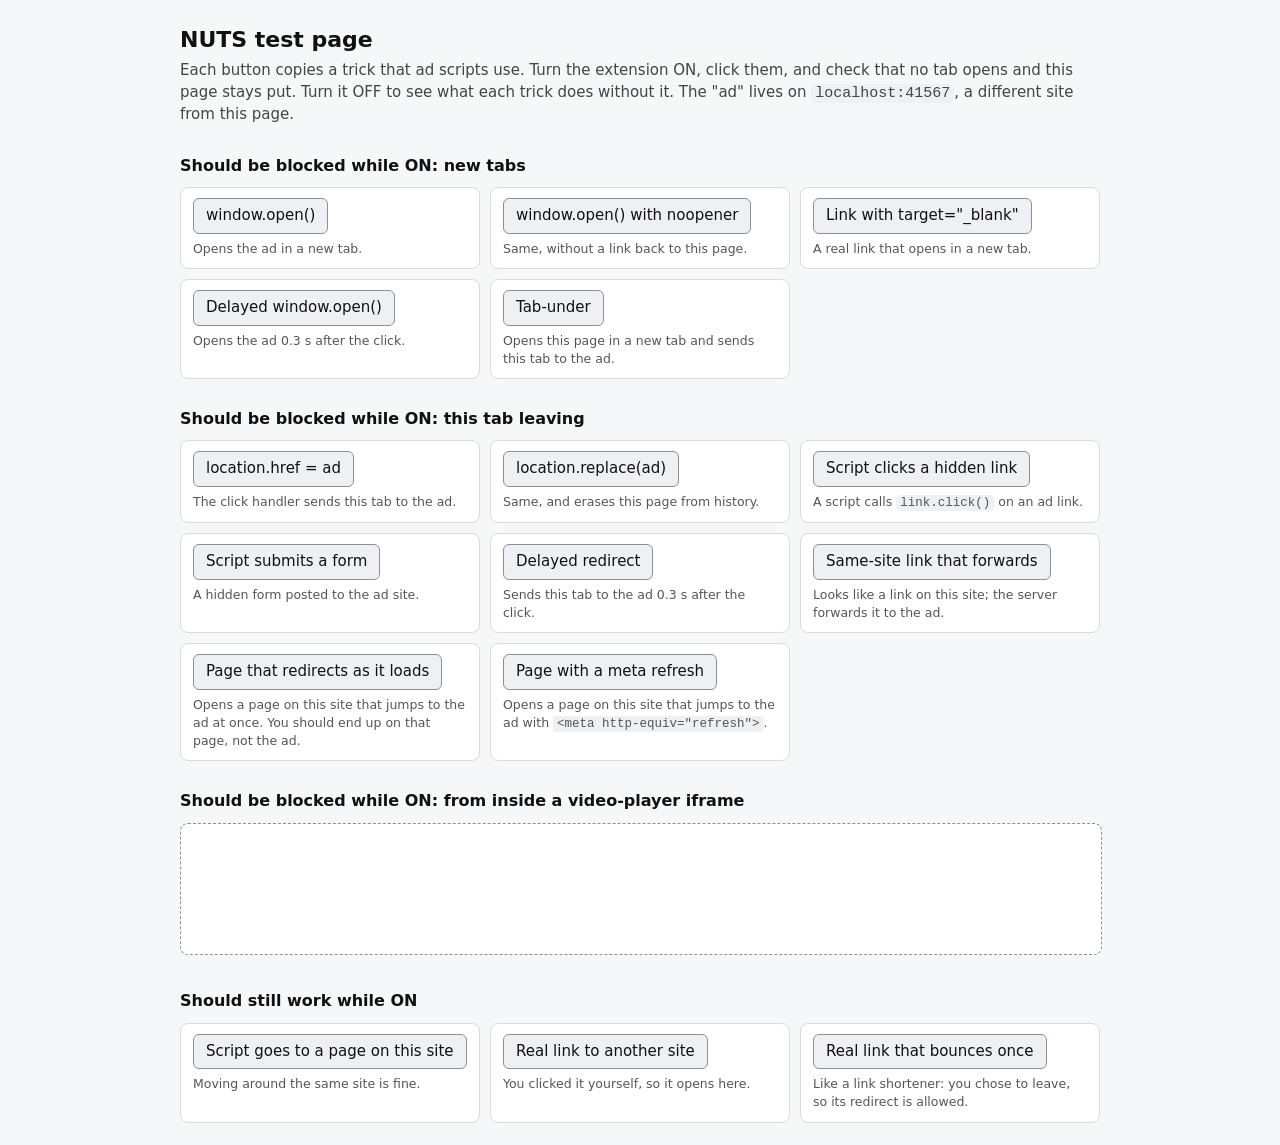
<file: test/pages/index.html>
<!doctype html>
<html lang="en">
<head>
<meta charset="utf-8">
<meta name="viewport" content="width=device-width, initial-scale=1">
<title>NUTS test page</title>
<style>
  body { font: 15px/1.45 system-ui, sans-serif; margin: 24px auto; padding: 0 16px; max-width: 920px; color: #111; background: #f6f7f9; }
  h1 { font-size: 22px; margin-bottom: 4px; }
  h2 { font-size: 16px; margin: 28px 0 10px; }
  p.lead { margin-top: 0; color: #444; }
  .grid { display: grid; grid-template-columns: repeat(auto-fill, minmax(270px, 1fr)); gap: 10px; }
  .case { background: #fff; border: 1px solid #d8dbe0; border-radius: 8px; padding: 10px 12px; }
  .case small { display: block; margin-top: 6px; color: #555; }
  button, a.btn { font: inherit; padding: 6px 12px; border: 1px solid #8a8f98; border-radius: 6px; background: #eef0f3; color: #111; text-decoration: none; display: inline-block; cursor: pointer; }
  iframe { width: 100%; height: 130px; border: 1px dashed #8a8f98; border-radius: 8px; background: #fff; }
  code { background: #eef0f3; padding: 1px 4px; border-radius: 4px; }
</style>
</head>
<body>
<h1>NUTS test page</h1>
<p class="lead">Each button copies a trick that ad scripts use. Turn the extension ON, click them, and check that no tab opens and this page stays put. Turn it OFF to see what each trick does without it. The "ad" lives on <code id="other"></code>, a different site from this page.</p>

<h2>Should be blocked while ON: new tabs</h2>
<div class="grid">
  <div class="case"><button id="popup">window.open()</button><small>Opens the ad in a new tab.</small></div>
  <div class="case"><button id="popup-noopener">window.open() with noopener</button><small>Same, without a link back to this page.</small></div>
  <div class="case"><a class="btn" id="blank-link" target="_blank" data-ad>Link with target="_blank"</a><small>A real link that opens in a new tab.</small></div>
  <div class="case"><button id="delayed-popup">Delayed window.open()</button><small>Opens the ad 0.3 s after the click.</small></div>
  <div class="case"><button id="tab-under">Tab-under</button><small>Opens this page in a new tab and sends this tab to the ad.</small></div>
</div>

<h2>Should be blocked while ON: this tab leaving</h2>
<div class="grid">
  <div class="case"><button id="redirect">location.href = ad</button><small>The click handler sends this tab to the ad.</small></div>
  <div class="case"><button id="replace">location.replace(ad)</button><small>Same, and erases this page from history.</small></div>
  <div class="case"><button id="script-link">Script clicks a hidden link</button><small>A script calls <code>link.click()</code> on an ad link.</small></div>
  <div class="case"><button id="form-submit">Script submits a form</button><small>A hidden form posted to the ad site.</small></div>
  <div class="case"><button id="timer-redirect">Delayed redirect</button><small>Sends this tab to the ad 0.3 s after the click.</small></div>
  <div class="case"><a class="btn" id="go-link" href="/go">Same-site link that forwards</a><small>Looks like a link on this site; the server forwards it to the ad.</small></div>
  <div class="case"><a class="btn" href="/instant.html">Page that redirects as it loads</a><small>Opens a page on this site that jumps to the ad at once. You should end up on that page, not the ad.</small></div>
  <div class="case"><a class="btn" href="/refresh">Page with a meta refresh</a><small>Opens a page on this site that jumps to the ad with <code>&lt;meta http-equiv="refresh"&gt;</code>.</small></div>
</div>

<h2>Should be blocked while ON: from inside a video-player iframe</h2>
<iframe id="frame" title="Player iframe on another site"></iframe>

<h2>Should still work while ON</h2>
<div class="grid">
  <div class="case"><button id="same-site">Script goes to a page on this site</button><small>Moving around the same site is fine.</small></div>
  <div class="case"><a class="btn" id="real-link" data-external>Real link to another site</a><small>You clicked it yourself, so it opens here.</small></div>
  <div class="case"><a class="btn" id="out-link" data-out>Real link that bounces once</a><small>Like a link shortener: you chose to leave, so its redirect is allowed.</small></div>
</div>

<form id="ad-form" method="get" hidden></form>

<script>
  const port = location.port ? `:${location.port}` : '';
  const OTHER = `${location.protocol}//${location.hostname === 'localhost' ? '127.0.0.1' : 'localhost'}${port}`;
  const AD = `${OTHER}/ad.html`;

  document.getElementById('other').textContent = new URL(OTHER).host;
  document.querySelectorAll('[data-ad]').forEach((a) => (a.href = AD));
  document.querySelectorAll('[data-external]').forEach((a) => (a.href = `${OTHER}/external.html`));
  document.querySelectorAll('[data-out]').forEach((a) => (a.href = `${OTHER}/out`));
  document.getElementById('ad-form').action = AD;

  const frame = document.getElementById('frame');
  frame.addEventListener('load', () => (window.frameReady = true));
  frame.src = `${OTHER}/frame.html`;

  const on = (id, fn) => document.getElementById(id).addEventListener('click', fn);
  on('popup', () => window.open(AD));
  on('popup-noopener', () => window.open(AD, '_blank', 'noopener'));
  on('delayed-popup', () => setTimeout(() => window.open(AD), 300));
  on('tab-under', () => {
    window.open(location.href);
    location.href = AD;
  });
  on('redirect', () => (location.href = AD));
  on('replace', () => location.replace(AD));
  on('script-link', () => {
    const a = document.createElement('a');
    a.href = AD;
    document.body.append(a);
    a.click();
  });
  on('form-submit', () => document.getElementById('ad-form').submit());
  on('timer-redirect', () => setTimeout(() => (location.href = AD), 300));
  on('same-site', () => (location.href = '/next.html'));
</script>
</body>
</html>
</file>
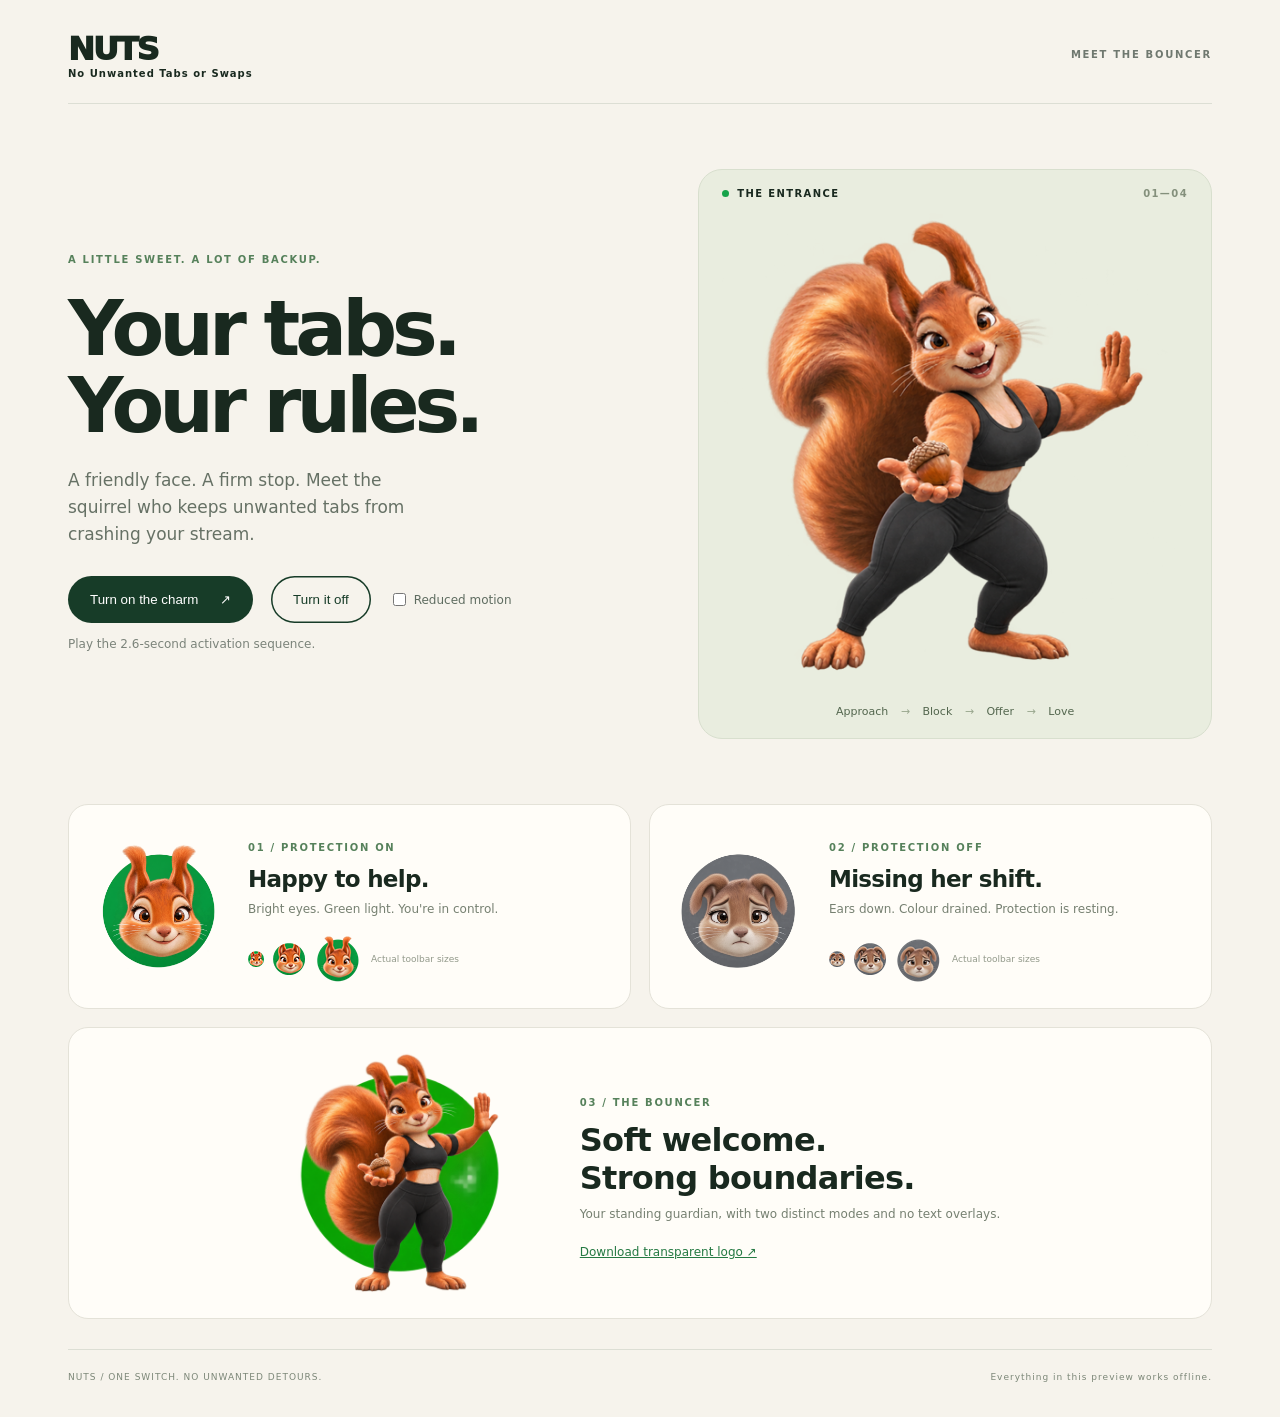
<file: preview.html>
<!doctype html>
<html lang="en">
<head>
  <meta charset="utf-8">
  <meta name="viewport" content="width=device-width,initial-scale=1">
  <title>NUTS: No Unwanted Tabs or Swaps</title>
  <link rel="stylesheet" href="preview.css">
  <script src="animation.js" defer></script>
  <script src="preview.js" defer></script>
</head>
<body>
  <main>
    <header><a class="brand" href="preview.html">NUTS<span>No Unwanted Tabs or Swaps</span></a><span class="edition">MEET THE BOUNCER</span></header>
    <section class="hero">
      <div class="intro">
        <p class="eyebrow">A LITTLE SWEET. A LOT OF BACKUP.</p>
        <h1>Your tabs.<br>Your rules.</h1>
        <p class="description">A friendly face. A firm stop. Meet the squirrel who keeps unwanted tabs from crashing your stream.</p>
        <div class="actions"><button id="replay" type="button">Turn on the charm <span>↗</span></button><button id="replay-off" type="button">Turn it off</button><label><input id="reduced" type="checkbox"> Reduced motion</label></div>
        <p id="feedback" role="status">Play the 2.6-second activation sequence.</p>
      </div>
      <div class="demo">
        <div class="demo-top"><span class="dot"></span><span>THE ENTRANCE</span><span>01—04</span></div>
        <div class="stage" id="stage"><img id="poster" src="assets/animation/offer.png" alt="The NUTS squirrel offering you an acorn"></div>
        <p class="story">Approach <span>→</span> Block <span>→</span> Offer <span>→</span> Love</p>
      </div>
    </section>
    <section class="collection" aria-label="Brand assets">
      <article class="asset"><div class="asset-art"><img src="icons/on-512.png" alt="Happy squirrel face on green"></div><div><p class="eyebrow">01 / PROTECTION ON</p><h2>Happy to help.</h2><p>Bright eyes. Green light. You're in control.</p><div class="sizes"><img src="icons/on-16.png" width="16" height="16" alt="16 pixel ON icon"><img src="icons/on-32.png" width="32" height="32" alt="32 pixel ON icon"><img src="icons/on-48.png" width="48" height="48" alt="48 pixel ON icon"><span>Actual toolbar sizes</span></div></div></article>
      <article class="asset"><div class="asset-art"><img src="icons/off-512.png" alt="Sad, greyed squirrel face on grey"></div><div><p class="eyebrow">02 / PROTECTION OFF</p><h2>Missing her shift.</h2><p>Ears down. Colour drained. Protection is resting.</p><div class="sizes"><img src="icons/off-16.png" width="16" height="16" alt="16 pixel OFF icon"><img src="icons/off-32.png" width="32" height="32" alt="32 pixel OFF icon"><img src="icons/off-48.png" width="48" height="48" alt="48 pixel OFF icon"><span>Actual toolbar sizes</span></div></div></article>
      <article class="asset logo"><div class="asset-art"><img src="assets/brand/nuts-standing-on.png" alt="Full NUTS squirrel logo in black sportswear"></div><div><p class="eyebrow">03 / THE BOUNCER</p><h2>Soft welcome.<br>Strong boundaries.</h2><p>Your standing guardian, with two distinct modes and no text overlays.</p><a href="assets/brand/nuts-standing-on.png" download>Download transparent logo ↗</a></div></article>
    </section>
    <footer><span>NUTS / ONE SWITCH. NO UNWANTED DETOURS.</span><span>Everything in this preview works offline.</span></footer>
  </main>
</body>
</html>
</file>
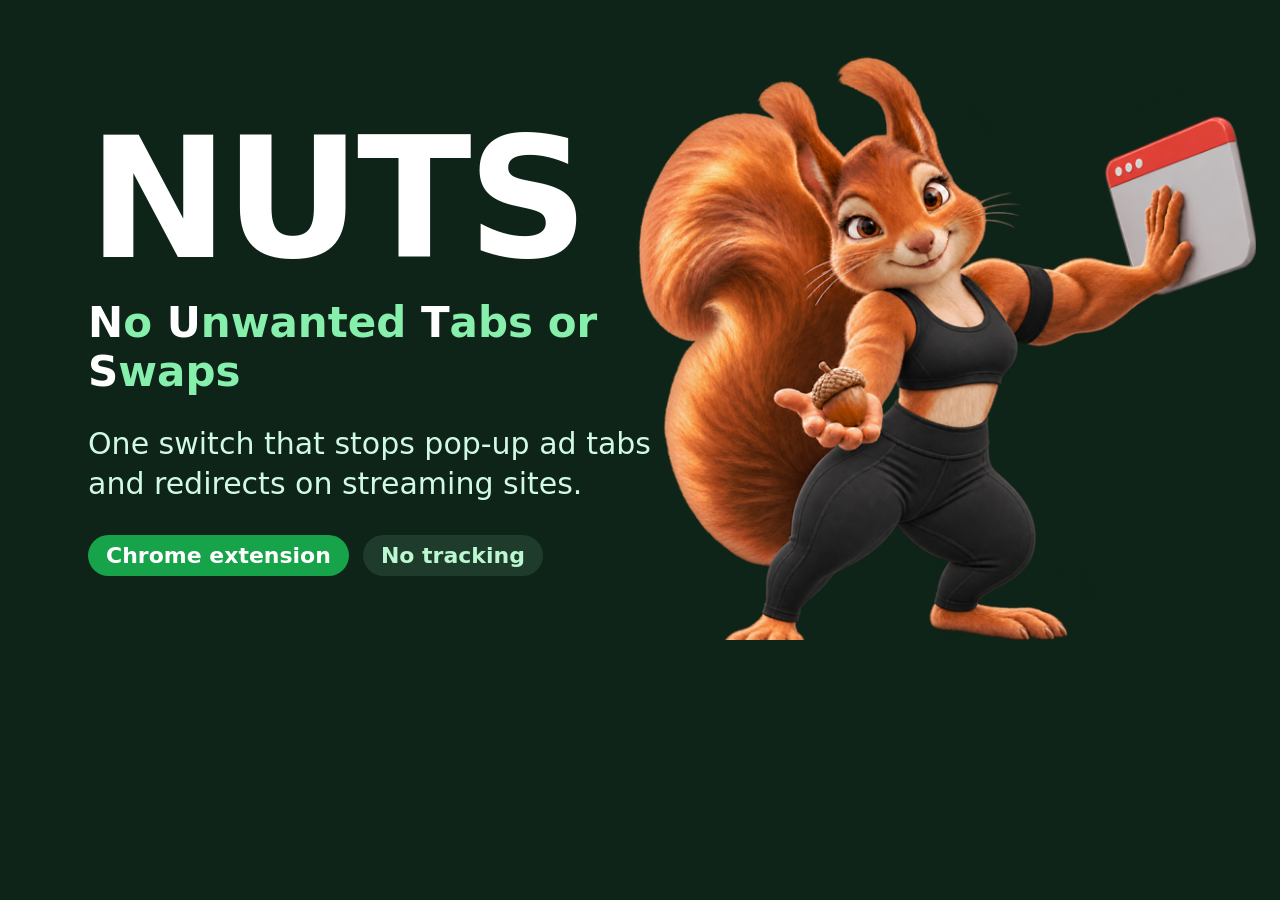
<file: tools/social-preview.html>
<!doctype html>
<html lang="en">
<head>
<meta charset="utf-8">
<title>NUTS social preview</title>
<!-- 1280x640 card for GitHub's social preview and link shares.
     Rendered to assets/brand/social-preview.png by tools/make-social-preview.mjs. -->
<style>
  html, body { margin: 0; width: 1280px; height: 640px; overflow: hidden; }
  body {
    background: #0f2418;
    color: #ffffff;
    font-family: "Segoe UI", system-ui, -apple-system, sans-serif;
    position: relative;
  }
  .text { position: absolute; left: 88px; top: 120px; width: 640px; }
  h1 { margin: 0; font-size: 168px; line-height: 0.95; font-weight: 800; letter-spacing: -4px; }
  .acronym { margin: 18px 0 0; font-size: 42px; font-weight: 600; color: #86efac; }
  .acronym b { color: #ffffff; font-weight: 800; }
  .pitch { margin: 28px 0 0; font-size: 30px; line-height: 1.35; color: #d1fae5; max-width: 600px; }
  .tag {
    position: absolute; left: 88px; bottom: 64px;
    display: flex; gap: 14px; font-size: 22px; font-weight: 600;
  }
  .tag span { padding: 8px 18px; border-radius: 999px; background: #16a34a; }
  .tag span + span { background: #1f3b2b; color: #bbf7d0; }
  .art {
    position: absolute; right: 24px; bottom: -36px; width: 620px; height: 620px;
    object-fit: contain;
  }
</style>
</head>
<body>
  <div class="text">
    <h1>NUTS</h1>
    <p class="acronym"><b>N</b>o <b>U</b>nwanted <b>T</b>abs or <b>S</b>waps</p>
    <p class="pitch">One switch that stops pop-up ad tabs and redirects on streaming sites.</p>
  </div>
  <div class="tag"><span>Chrome extension</span><span>No tracking</span></div>
  <img class="art" src="../assets/brand/nuts-logo-640.png" alt="">
</body>
</html>
</file>
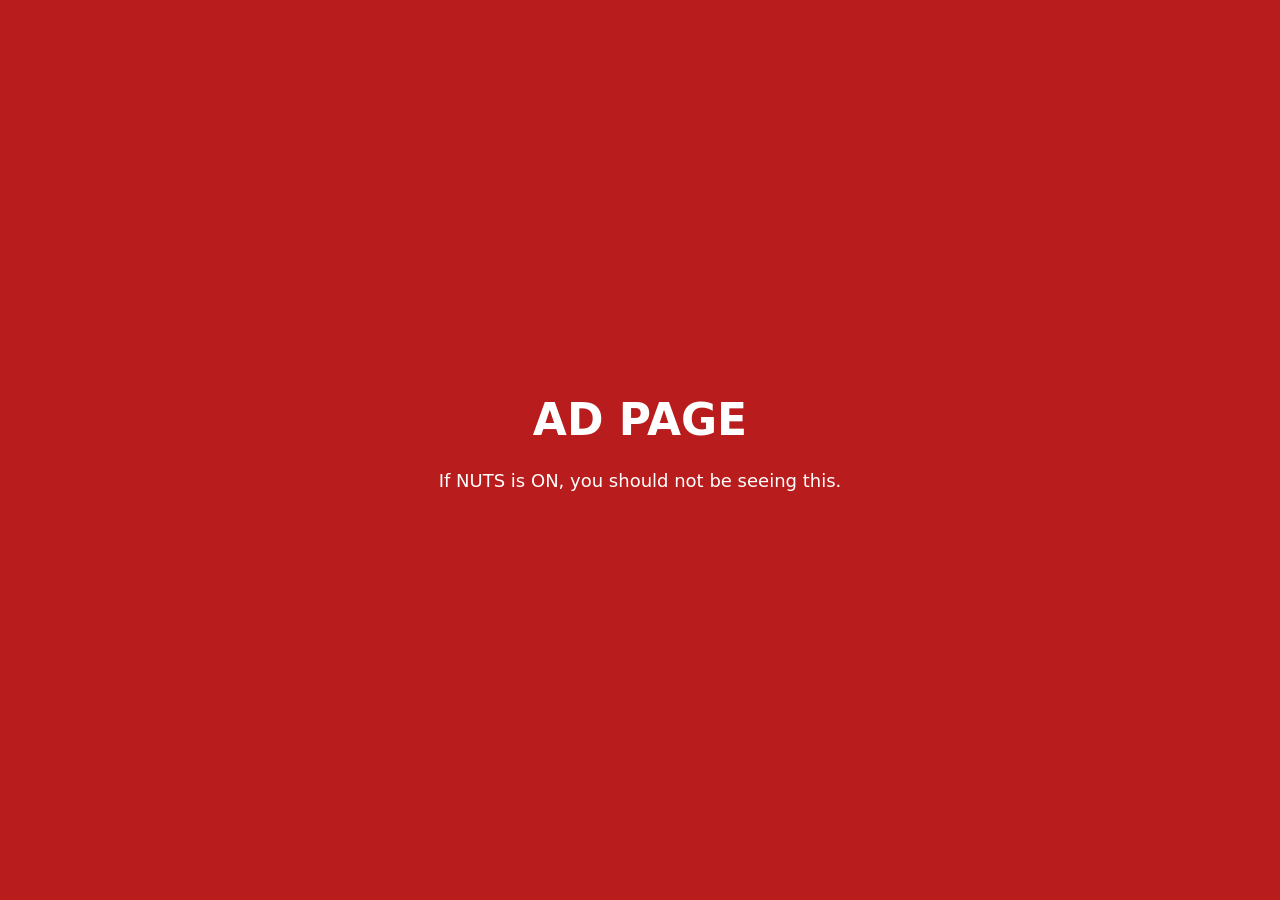
<file: test/pages/ad.html>
<!doctype html>
<html lang="en">
<head>
<meta charset="utf-8">
<title>AD PAGE</title>
</head>
<body style="margin:0;min-height:100vh;display:grid;place-items:center;background:#b91c1c;color:#fff;font:18px/1.4 system-ui,sans-serif;text-align:center">
<div>
  <h1 style="font-size:44px;margin:0 0 8px">AD PAGE</h1>
  <p>If NUTS is ON, you should not be seeing this.</p>
</div>
</body>
</html>
</file>
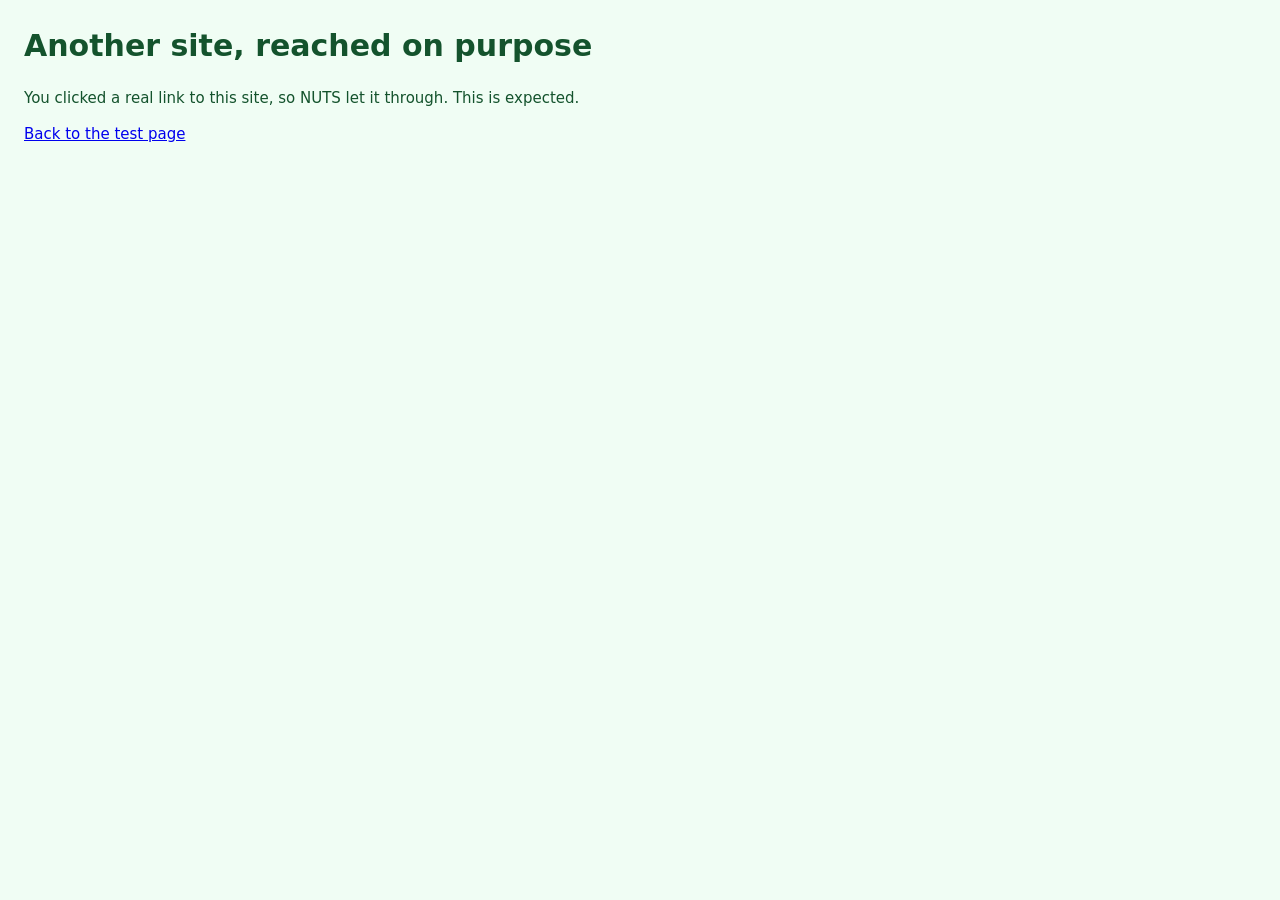
<file: test/pages/external.html>
<!doctype html>
<html lang="en">
<head>
<meta charset="utf-8">
<title>External page</title>
</head>
<body style="margin:24px;font:15px/1.45 system-ui,sans-serif;background:#f0fdf4;color:#14532d">
<h1>Another site, reached on purpose</h1>
<p>You clicked a real link to this site, so NUTS let it through. This is expected.</p>
<p><a id="back">Back to the test page</a></p>
<script>
  document.getElementById('back').href = `http://localhost${location.port ? ':' + location.port : ''}/`;
</script>
</body>
</html>
</file>
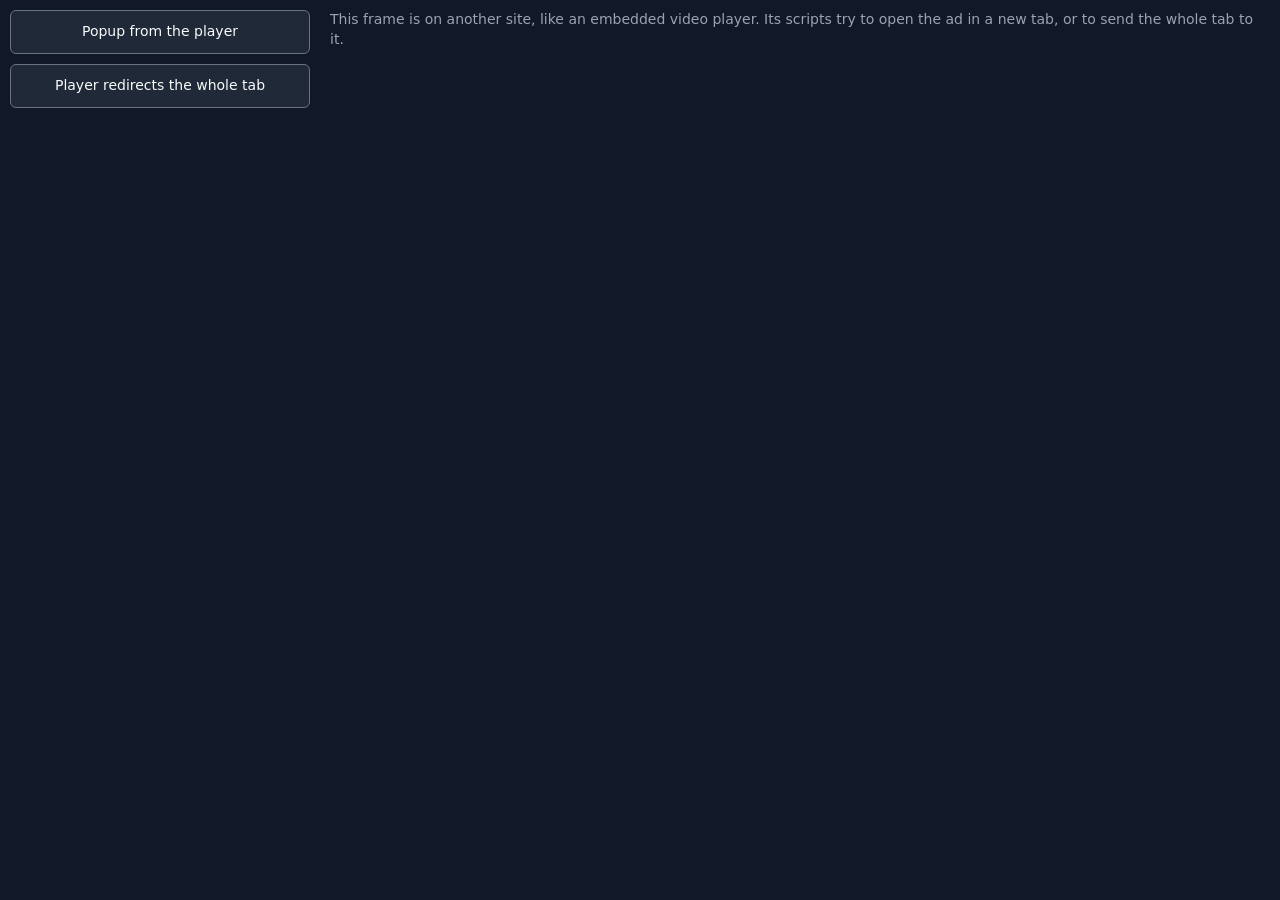
<file: test/pages/frame.html>
<!doctype html>
<html lang="en">
<head>
<meta charset="utf-8">
<title>Player iframe</title>
<style>
  body { margin: 0; font: 14px/1.4 system-ui, sans-serif; background: #111827; color: #e5e7eb; height: 128px; }
  /* Fixed positions so the automated test can click them from outside. */
  button { position: absolute; left: 10px; width: 300px; height: 44px; font: inherit; border-radius: 6px; border: 1px solid #6b7280; background: #1f2937; color: #f9fafb; cursor: pointer; }
  #frame-popup { top: 10px; }
  #frame-top { top: 64px; }
  p { position: absolute; left: 330px; top: 10px; margin: 0; right: 10px; color: #9ca3af; }
</style>
</head>
<body>
<button id="frame-popup">Popup from the player</button>
<button id="frame-top">Player redirects the whole tab</button>
<p>This frame is on another site, like an embedded video player. Its scripts try to open the ad in a new tab, or to send the whole tab to it.</p>
<script>
  const AD = `${location.origin}/ad.html`;
  document.getElementById('frame-popup').addEventListener('click', () => window.open(AD));
  document.getElementById('frame-top').addEventListener('click', () => (top.location.href = AD));
</script>
</body>
</html>
</file>
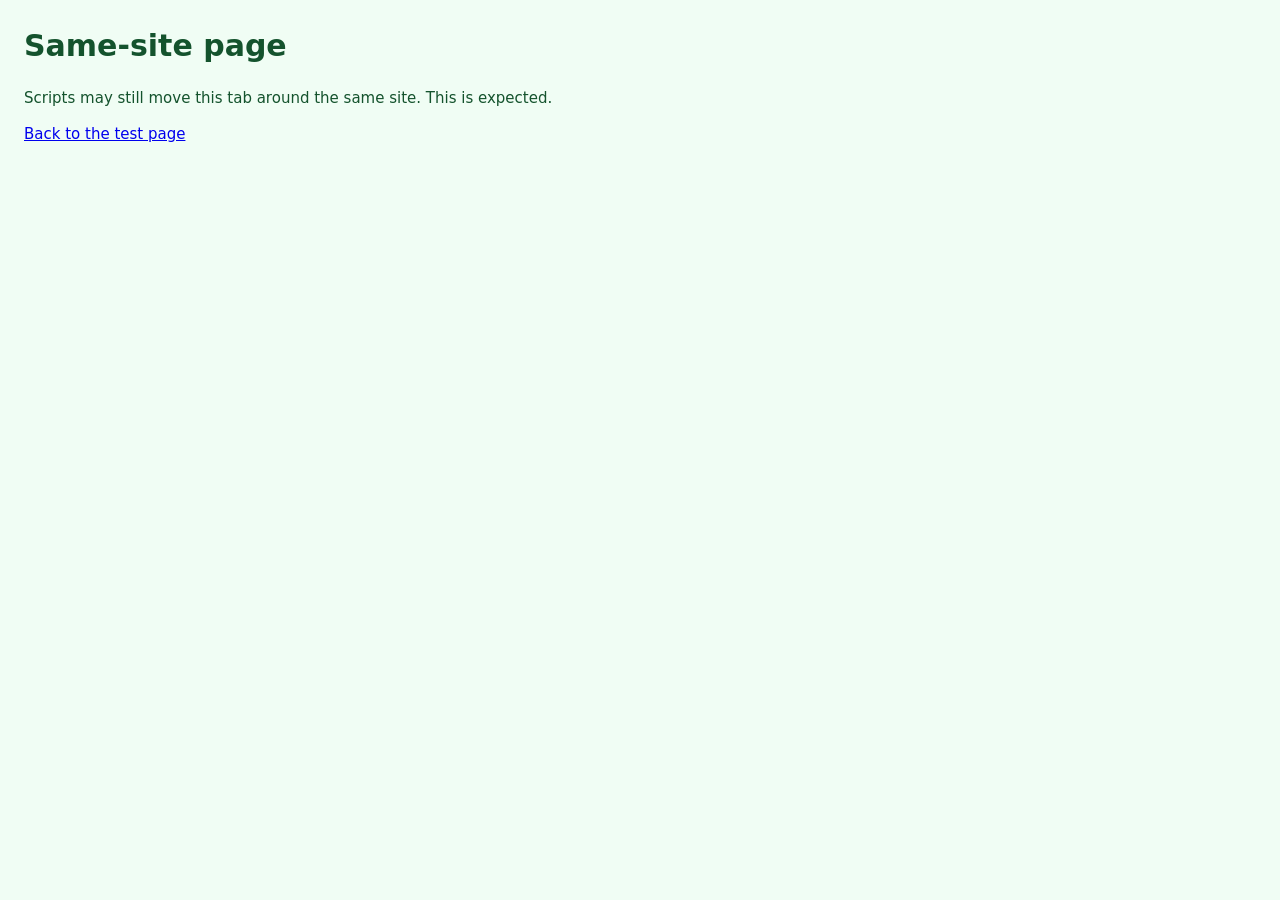
<file: test/pages/next.html>
<!doctype html>
<html lang="en">
<head>
<meta charset="utf-8">
<title>Same-site page</title>
</head>
<body style="margin:24px;font:15px/1.45 system-ui,sans-serif;background:#f0fdf4;color:#14532d">
<h1>Same-site page</h1>
<p>Scripts may still move this tab around the same site. This is expected.</p>
<p><a href="/">Back to the test page</a></p>
</body>
</html>
</file>
<file: preview.css>
*{box-sizing:border-box}body{margin:0;background:#f6f3ec;color:#19291f;font-family:Inter,Segoe UI,system-ui,sans-serif}main{max-width:1240px;margin:auto;padding:30px 48px}header{display:flex;align-items:center;justify-content:space-between;border-bottom:1px solid #dcded4;padding-bottom:24px}.brand{font-size:32px;font-weight:950;letter-spacing:-2px;text-decoration:none;color:inherit}.brand span{display:block;font-size:10px;font-weight:600;letter-spacing:1px}.edition,.eyebrow{font-size:10px;font-weight:750;letter-spacing:1.7px}.edition{color:#6f786f}.hero{display:grid;grid-template-columns:1.1fr 1fr;gap:65px;align-items:center;padding:65px 0}.eyebrow{color:#56815b}h1{font-size:clamp(52px,6vw,82px);letter-spacing:-5px;line-height:1.01;margin:22px 0}p{line-height:1.6}.description{max-width:380px;font-size:17px;color:#667165}.actions{margin-top:28px;display:flex;align-items:center;gap:18px;flex-wrap:wrap}button{border:0;border-radius:40px;background:#173c28;color:white;font:600 14px inherit;padding:16px 22px;cursor:pointer}button span{margin-left:18px}button:hover{background:#24633e}button:focus-visible,a:focus-visible{outline:3px solid #e97d2e;outline-offset:5px}label{font-size:12px;color:#5e6c60;display:flex;align-items:center;gap:5px}input{accent-color:#16a34a}#feedback{font-size:12px;color:#7b837a}.demo{background:#e9eddf;border:1px solid #d8dfce;border-radius:24px;padding:18px 23px}.demo-top{display:flex;align-items:center;gap:8px;font-size:10px;letter-spacing:1.4px;font-weight:700}.demo-top span:last-child{margin-left:auto;color:#84907c}.dot{width:7px;height:7px;background:#16a34a;border-radius:100%}.stage{position:relative;width:100%;aspect-ratio:1;margin:14px 0 20px}#poster{width:100%;height:100%;object-fit:contain}.story{font-size:11px;text-align:center;margin:0;color:#53664e}.story span{padding:0 9px;color:#9aa88f}.collection{display:grid;grid-template-columns:1fr 1fr;gap:18px}.asset{background:#fffdf8;border:1px solid #e4e2d8;border-radius:20px;padding:25px;display:flex;gap:24px;align-items:center}.asset-art{width:130px;flex-shrink:0}.asset-art img{width:100%;display:block}h2{font-size:23px;letter-spacing:-.7px;margin:8px 0}.asset p:not(.eyebrow){font-size:12px;color:#768071;margin:6px 0}.sizes{display:flex;align-items:center;gap:9px;margin-top:15px}.sizes span{font-size:9px;color:#92998a}.logo{grid-column:1/-1;justify-content:center;gap:60px;margin-bottom:30px}.logo .asset-art{width:240px}.logo h2{font-size:32px}.logo a{display:inline-block;color:#247942;margin-top:15px;font-size:12px}footer{border-top:1px solid #dcded4;padding:22px 0 5px;display:flex;justify-content:space-between;gap:15px;font-size:9px;letter-spacing:1px;color:#7c8778}@media(max-width:760px){main{padding:24px}.edition{display:none}.hero{grid-template-columns:1fr;gap:25px;padding:35px 0}.intro{max-width:460px}h1{letter-spacing:-3px}.demo{max-width:430px;width:100%;justify-self:center}.collection{grid-template-columns:1fr}.asset{gap:16px;padding:18px}.asset-art{width:100px}.logo{grid-column:auto;gap:16px}.logo .asset-art{width:130px}.logo h2{font-size:23px}footer{flex-direction:column}.sizes span{display:none}}
#replay-off{background:transparent;color:#173c28;box-shadow:inset 0 0 0 1.5px #173c28}#replay-off:hover{background:#e9eddf}
.demo{overflow-x:clip}
</file>
